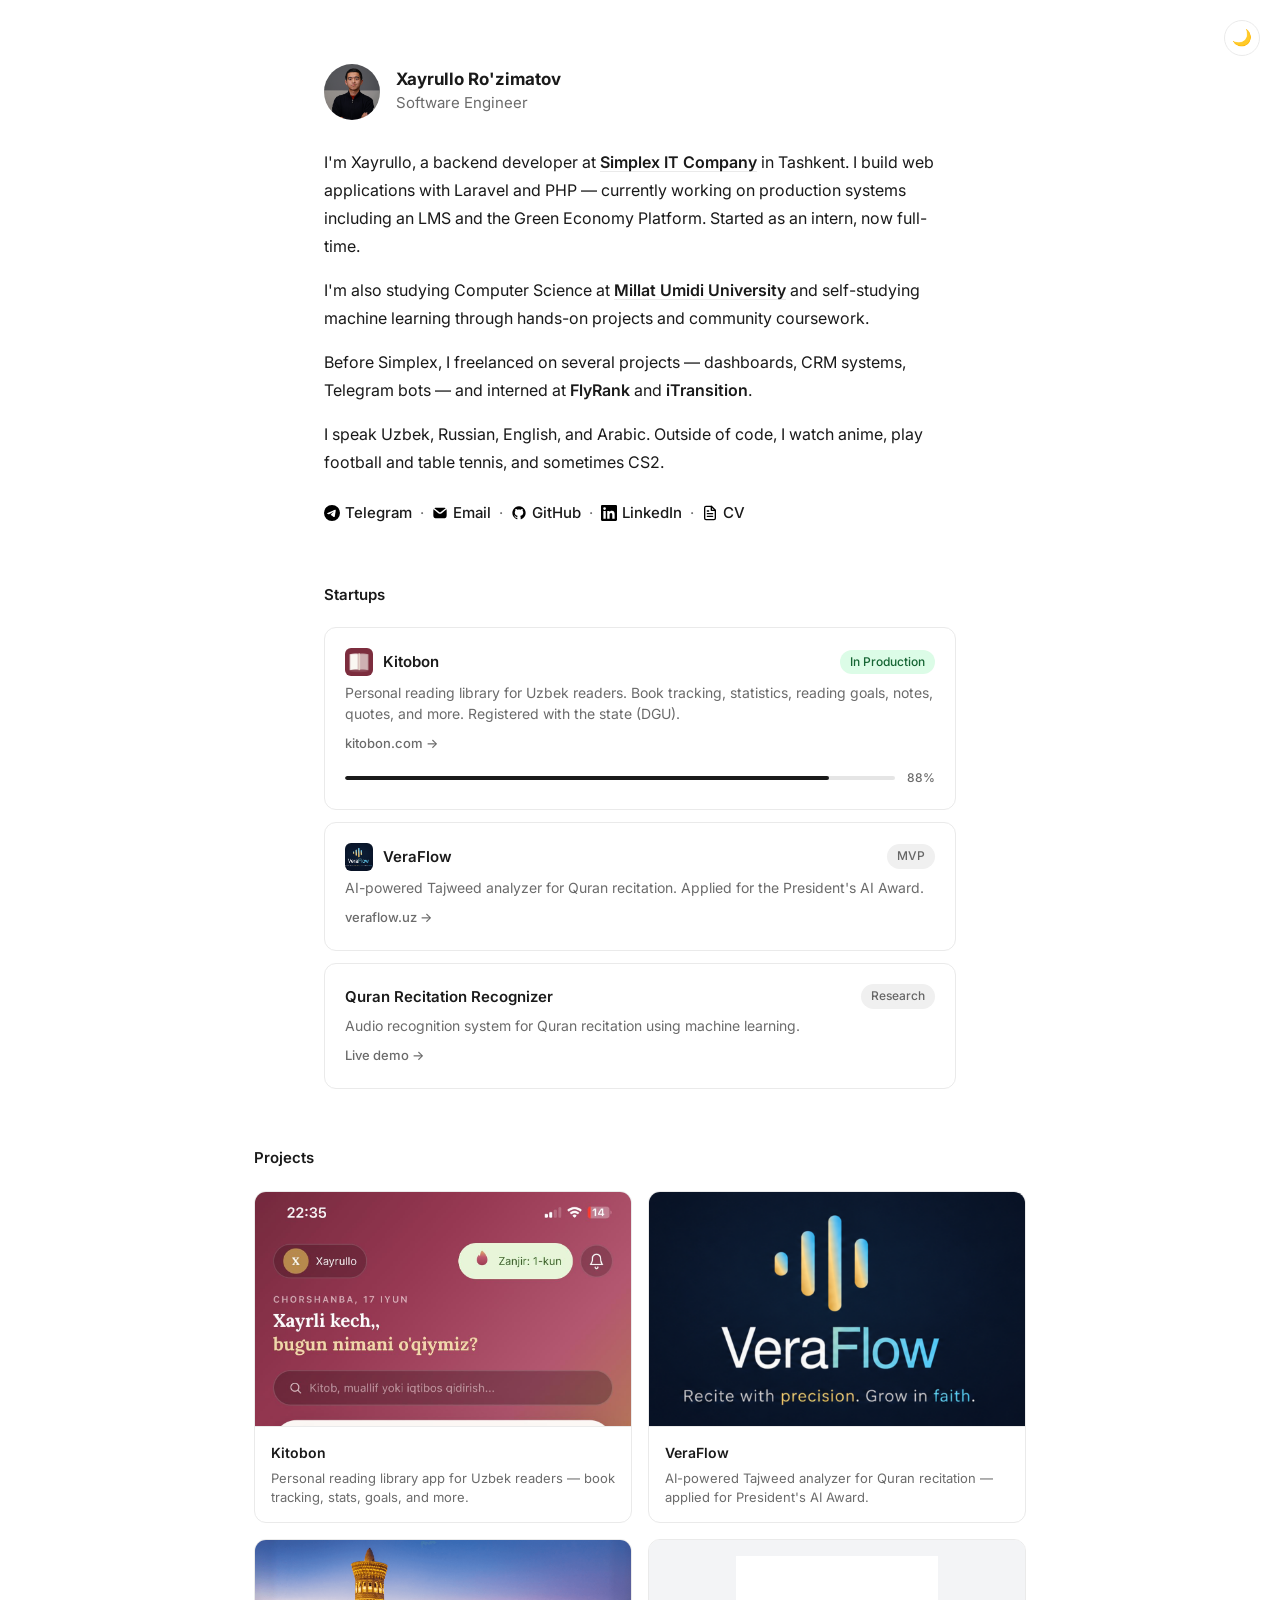
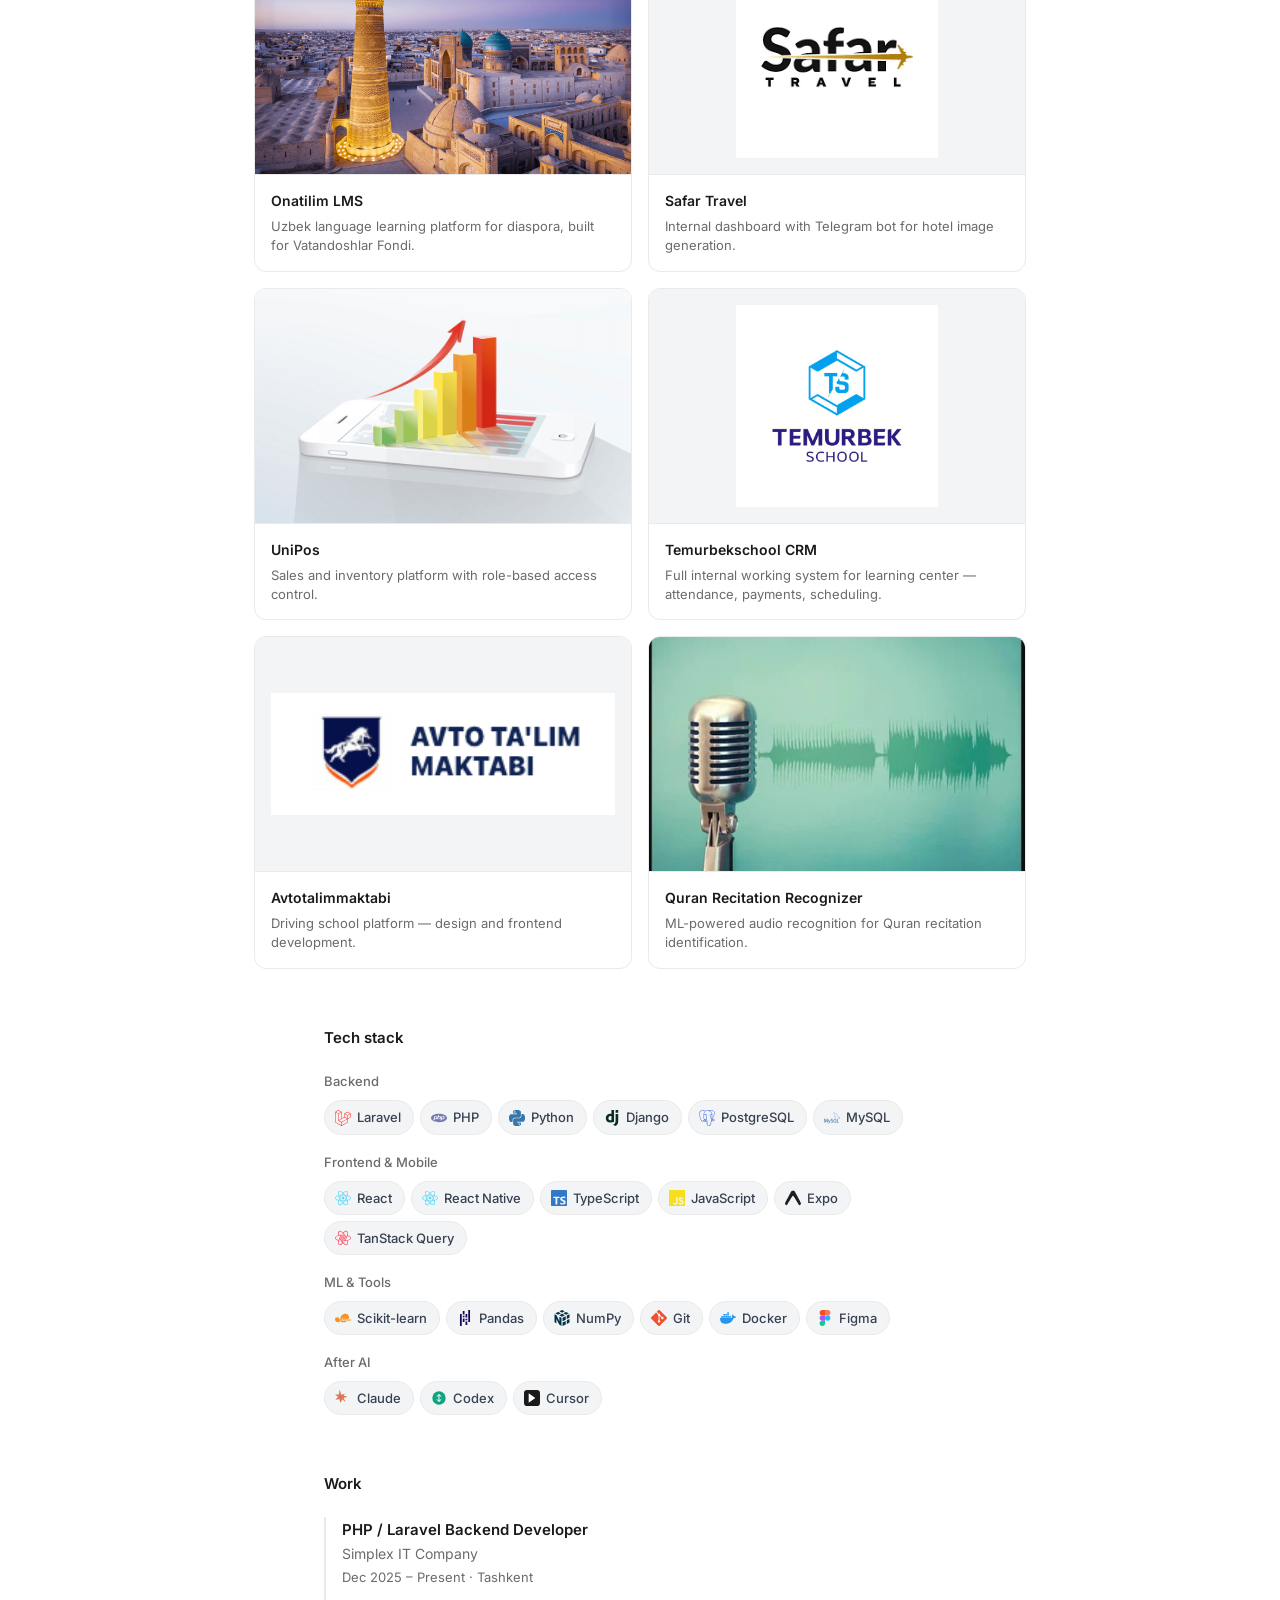
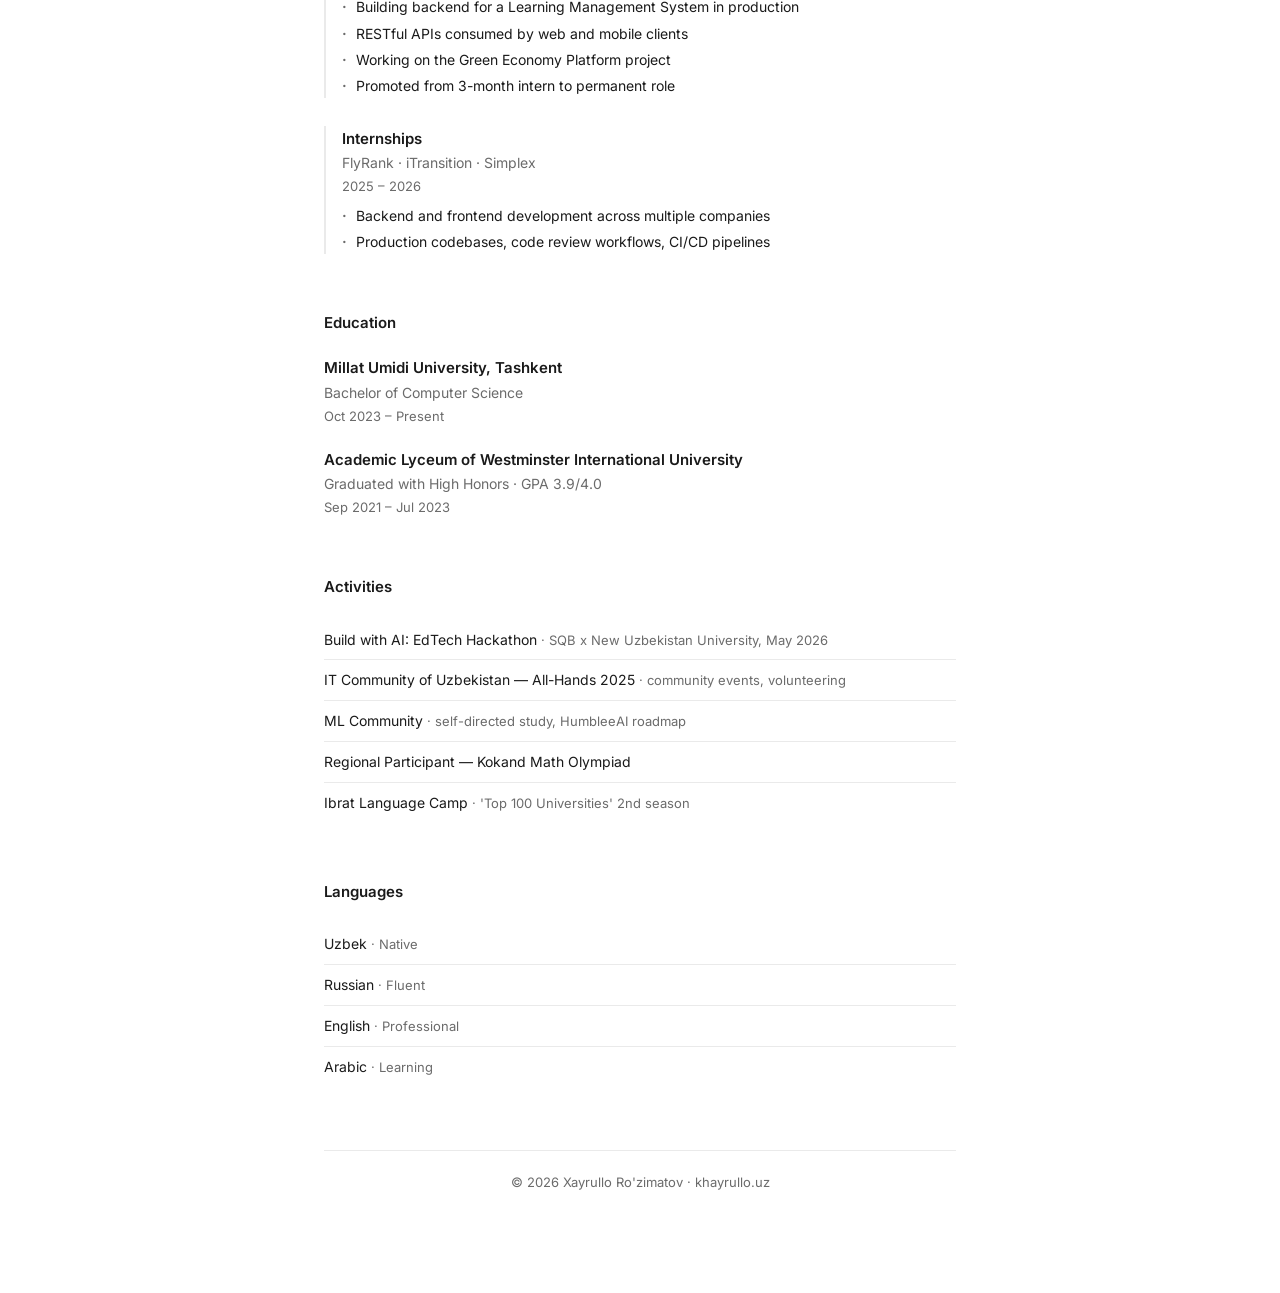
<file: index.html>
<!DOCTYPE html>
<html lang="en">
<head>
  <meta charset="UTF-8">
  <meta name="viewport" content="width=device-width, initial-scale=1.0">
  <title>Xayrullo Ro'zimatov — Software Engineer</title>
  <meta name="description" content="Backend developer and startup founder based in Tashkent, Uzbekistan.">
  <link rel="icon" href="images/favicon-circle.png" type="image/png">
  <link rel="stylesheet" href="css/style.css">
</head>
<body>
<button class="theme-toggle" aria-label="Toggle theme">🌙</button>
<div class="container">

  <!-- Hero -->
  <div class="hero">
    <div class="hero-header">
      <img src="images/faceimage.png" alt="Xayrullo" class="hero-photo">
      <div class="hero-info">
        <h1>Xayrullo Ro'zimatov</h1>
        <div class="subtitle">Software Engineer</div>
      </div>
    </div>

    <div class="bio">
      <p>I'm Xayrullo, a backend developer at <strong><a href="https://simplex.uz" target="_blank" rel="noopener">Simplex IT Company</a></strong> in Tashkent. I build web applications with Laravel and PHP — currently working on production systems including an LMS and the Green Economy Platform. Started as an intern, now full-time.</p>

      <p>I'm also studying Computer Science at <strong><a href="https://millatumidi.uz" target="_blank" rel="noopener">Millat Umidi University</a></strong> and self-studying machine learning through hands-on projects and community coursework.</p>

      <p>Before Simplex, I freelanced on several projects — dashboards, CRM systems, Telegram bots — and interned at <strong>FlyRank</strong> and <strong>iTransition</strong>.</p>

      <p>I speak Uzbek, Russian, English, and Arabic. Outside of code, I watch anime, play football and table tennis, and sometimes CS2.</p>
    </div>

    <div class="links-row">
      <a href="https://t.me/HyperRixy" target="_blank" rel="noopener"><img src="icons/social/telegram.svg" alt="" class="link-icon">Telegram</a>
      <span class="link-sep">·</span>
      <a href="mailto:xayrullo0127@gmail.com"><img src="icons/social/mail.svg" alt="" class="link-icon">Email</a>
      <span class="link-sep">·</span>
      <a href="https://github.com/kruzimatov" target="_blank" rel="noopener"><img src="icons/social/github.svg" alt="" class="link-icon">GitHub</a>
      <span class="link-sep">·</span>
      <a href="https://www.linkedin.com/in/xayrullo-ro-zimatov-a2b4b7243/" target="_blank" rel="noopener"><img src="icons/social/linkedin.svg" alt="" class="link-icon">LinkedIn</a>
      <span class="link-sep">·</span>
      <a href="/Original_cv.pdf" target="_blank" rel="noopener"><img src="icons/social/cv.svg" alt="" class="link-icon">CV</a>
    </div>
  </div>

  <!-- Startups -->
  <div class="section">
    <div class="section-title">Startups</div>

    <div class="startup-card">
      <div class="startup-header">
        <img src="images/kitobon-icon.png" alt="Kitobon" class="startup-icon">
        <span class="startup-name">Kitobon</span>
        <span class="badge badge--live">In Production</span>
      </div>
      <div class="startup-desc">Personal reading library for Uzbek readers. Book tracking, statistics, reading goals, notes, quotes, and more. Registered with the state (DGU).</div>
      <a href="https://kitobon.com" class="startup-link" target="_blank" rel="noopener">kitobon.com →</a>
      <div class="progress-bar">
        <div class="progress-track"><div class="progress-fill" style="width:88%"></div></div>
        <span class="progress-label">88%</span>
      </div>
    </div>

    <a href="https://veraflow.uz" class="startup-card startup-card--link" target="_blank" rel="noopener">
      <div class="startup-header">
        <img src="images/veraflow.png" alt="VeraFlow" class="startup-icon">
        <span class="startup-name">VeraFlow</span>
        <span class="badge">MVP</span>
      </div>
      <div class="startup-desc">AI-powered Tajweed analyzer for Quran recitation. Applied for the President's AI Award.</div>
      <span class="startup-link">veraflow.uz →</span>
    </a>

    <div class="startup-card">
      <div class="startup-header">
        <span class="startup-name">Quran Recitation Recognizer</span>
        <span class="badge">Research</span>
      </div>
      <div class="startup-desc">Audio recognition system for Quran recitation using machine learning.</div>
      <a href="https://quran-recitation-recognizer.streamlit.app/" class="startup-link" target="_blank" rel="noopener">Live demo →</a>
    </div>
  </div>

</div><!-- close container for wide sections -->

<!-- Projects -->
<div class="section projects-wide">
  <div class="section-title">Projects</div>

  <div class="project-grid">
    <a href="https://kitobon.com" class="project-card" target="_blank" rel="noopener">
      <img src="images/kitobon-hero.jpeg" alt="Kitobon" class="project-thumb project-thumb--top">
      <div class="project-body">
        <div class="project-name">Kitobon</div>
        <div class="project-desc">Personal reading library app for Uzbek readers — book tracking, stats, goals, and more.</div>
      </div>
    </a>

    <a href="https://veraflow.uz" class="project-card" target="_blank" rel="noopener">
      <img src="images/veraflow.png" alt="VeraFlow" class="project-thumb">
      <div class="project-body">
        <div class="project-name">VeraFlow</div>
        <div class="project-desc">AI-powered Tajweed analyzer for Quran recitation — applied for President's AI Award.</div>
      </div>
    </a>

    <a href="https://onatilim.vatandoshlarfondi.uz/" class="project-card" target="_blank" rel="noopener">
      <img src="images/onatilim-og.png" alt="Onatilim LMS" class="project-thumb">
      <div class="project-body">
        <div class="project-name">Onatilim LMS</div>
        <div class="project-desc">Uzbek language learning platform for diaspora, built for Vatandoshlar Fondi.</div>
      </div>
    </a>

    <div class="project-card">
      <img src="images/safar-icon.png" alt="Safar Travel" class="project-thumb project-thumb--contain">
      <div class="project-body">
        <div class="project-name">Safar Travel</div>
        <div class="project-desc">Internal dashboard with Telegram bot for hotel image generation.</div>
      </div>
    </div>

    <div class="project-card">
      <img src="images/salesunipos.png" alt="UniPos" class="project-thumb">
      <div class="project-body">
        <div class="project-name">UniPos</div>
        <div class="project-desc">Sales and inventory platform with role-based access control.</div>
      </div>
    </div>

    <a href="https://temurbekschool.vercel.app" class="project-card" target="_blank" rel="noopener">
      <img src="images/temurbek-school-logo.jpg" alt="Temurbekschool" class="project-thumb project-thumb--contain">
      <div class="project-body">
        <div class="project-name">Temurbekschool CRM</div>
        <div class="project-desc">Full internal working system for learning center — attendance, payments, scheduling.</div>
      </div>
    </a>

    <a href="https://avtotalimmaktabi.uz" class="project-card" target="_blank" rel="noopener">
      <img src="images/avtotalim.png" alt="Avtotalimmaktabi" class="project-thumb project-thumb--contain">
      <div class="project-body">
        <div class="project-name">Avtotalimmaktabi</div>
        <div class="project-desc">Driving school platform — design and frontend development.</div>
      </div>
    </a>

    <a href="https://quran-recitation-recognizer.streamlit.app/" class="project-card" target="_blank" rel="noopener">
      <img src="images/quran_recitation_recog.webp" alt="Quran Recitation Recognizer" class="project-thumb">
      <div class="project-body">
        <div class="project-name">Quran Recitation Recognizer</div>
        <div class="project-desc">ML-powered audio recognition for Quran recitation identification.</div>
      </div>
    </a>
  </div>
</div>

<div class="container">

  <!-- Tech Stack -->
  <div class="section">
    <div class="section-title">Tech stack</div>

    <div class="stack-group">
      <div class="stack-label">Backend</div>
      <div class="tags">
        <span class="tag"><img alt="" class="tag-icon" src="icons/stack/laravel.svg">Laravel</span>
        <span class="tag"><img alt="" class="tag-icon" src="icons/stack/php.svg">PHP</span>
        <span class="tag"><img alt="" class="tag-icon" src="icons/stack/python.svg">Python</span>
        <span class="tag"><img alt="" class="tag-icon" src="icons/stack/django.svg">Django</span>
        <span class="tag"><img alt="" class="tag-icon" src="icons/stack/postgresql.svg">PostgreSQL</span>
        <span class="tag"><img alt="" class="tag-icon" src="icons/stack/mysql.svg">MySQL</span>
      </div>
    </div>

    <div class="stack-group">
      <div class="stack-label">Frontend & Mobile</div>
      <div class="tags">
        <span class="tag"><img alt="" class="tag-icon" src="icons/stack/react.svg">React</span>
        <span class="tag"><img alt="" class="tag-icon" src="icons/stack/react.svg">React Native</span>
        <span class="tag"><img alt="" class="tag-icon" src="icons/stack/typescript.svg">TypeScript</span>
        <span class="tag"><img alt="" class="tag-icon" src="icons/stack/javascript.svg">JavaScript</span>
        <span class="tag"><img alt="" class="tag-icon" src="icons/stack/expo.svg">Expo</span>
        <span class="tag"><img alt="" class="tag-icon" src="icons/stack/reactquery.svg">TanStack Query</span>
      </div>
    </div>

    <div class="stack-group">
      <div class="stack-label">ML & Tools</div>
      <div class="tags">
        <span class="tag"><img alt="" class="tag-icon" src="icons/stack/scikitlearn.svg">Scikit-learn</span>
        <span class="tag"><img alt="" class="tag-icon" src="icons/stack/pandas.svg">Pandas</span>
        <span class="tag"><img alt="" class="tag-icon" src="icons/stack/numpy.svg">NumPy</span>
        <span class="tag"><img alt="" class="tag-icon" src="icons/stack/git.svg">Git</span>
        <span class="tag"><img alt="" class="tag-icon" src="icons/stack/docker.svg">Docker</span>
        <span class="tag"><img alt="" class="tag-icon" src="icons/stack/figma.svg">Figma</span>
      </div>
    </div>

    <div class="stack-group">
      <div class="stack-label">After AI</div>
      <div class="tags">
        <span class="tag"><img alt="" class="tag-icon" src="icons/stack/claude.svg">Claude</span>
        <span class="tag"><img alt="" class="tag-icon" src="icons/stack/codex.svg">Codex</span>
        <span class="tag"><img alt="" class="tag-icon" src="icons/stack/cursor.svg">Cursor</span>
      </div>
    </div>
  </div>

  <!-- Work -->
  <div class="section">
    <div class="section-title">Work</div>

    <div class="work-item">
      <div class="work-role">PHP / Laravel Backend Developer</div>
      <div class="work-org">Simplex IT Company</div>
      <div class="work-period">Dec 2025 – Present · Tashkent</div>
      <ul class="work-details">
        <li>Building backend for a Learning Management System in production</li>
        <li>RESTful APIs consumed by web and mobile clients</li>
        <li>Working on the Green Economy Platform project</li>
        <li>Promoted from 3-month intern to permanent role</li>
      </ul>
    </div>

    <div class="work-item">
      <div class="work-role">Internships</div>
      <div class="work-org">FlyRank · iTransition · Simplex</div>
      <div class="work-period">2025 – 2026</div>
      <ul class="work-details">
        <li>Backend and frontend development across multiple companies</li>
        <li>Production codebases, code review workflows, CI/CD pipelines</li>
      </ul>
    </div>
  </div>

  <!-- Education -->
  <div class="section">
    <div class="section-title">Education</div>

    <div class="edu-item">
      <div class="edu-name">Millat Umidi University, Tashkent</div>
      <div class="edu-degree">Bachelor of Computer Science</div>
      <div class="edu-period">Oct 2023 – Present</div>
    </div>

    <div class="edu-item">
      <div class="edu-name">Academic Lyceum of Westminster International University</div>
      <div class="edu-degree">Graduated with High Honors · GPA 3.9/4.0</div>
      <div class="edu-period">Sep 2021 – Jul 2023</div>
    </div>
  </div>

  <!-- Activities -->
  <div class="section">
    <div class="section-title">Activities</div>
    <ul class="compact-list">
      <li>Build with AI: EdTech Hackathon <span class="dim">· SQB x New Uzbekistan University, May 2026</span></li>
      <li>IT Community of Uzbekistan — All-Hands 2025 <span class="dim">· community events, volunteering</span></li>
      <li>ML Community <span class="dim">· self-directed study, HumbleeAI roadmap</span></li>
      <li>Regional Participant — Kokand Math Olympiad</li>
      <li>Ibrat Language Camp <span class="dim">· 'Top 100 Universities' 2nd season</span></li>
    </ul>
  </div>

  <!-- Languages -->
  <div class="section">
    <div class="section-title">Languages</div>
    <ul class="compact-list">
      <li>Uzbek <span class="dim">· Native</span></li>
      <li>Russian <span class="dim">· Fluent</span></li>
      <li>English <span class="dim">· Professional</span></li>
      <li>Arabic <span class="dim">· Learning</span></li>
    </ul>
  </div>

  <div class="footer">
    &copy; 2026 Xayrullo Ro'zimatov · khayrullo.uz
  </div>

</div>

<script src="js/main.js"></script>
</body>
</html>
</file>
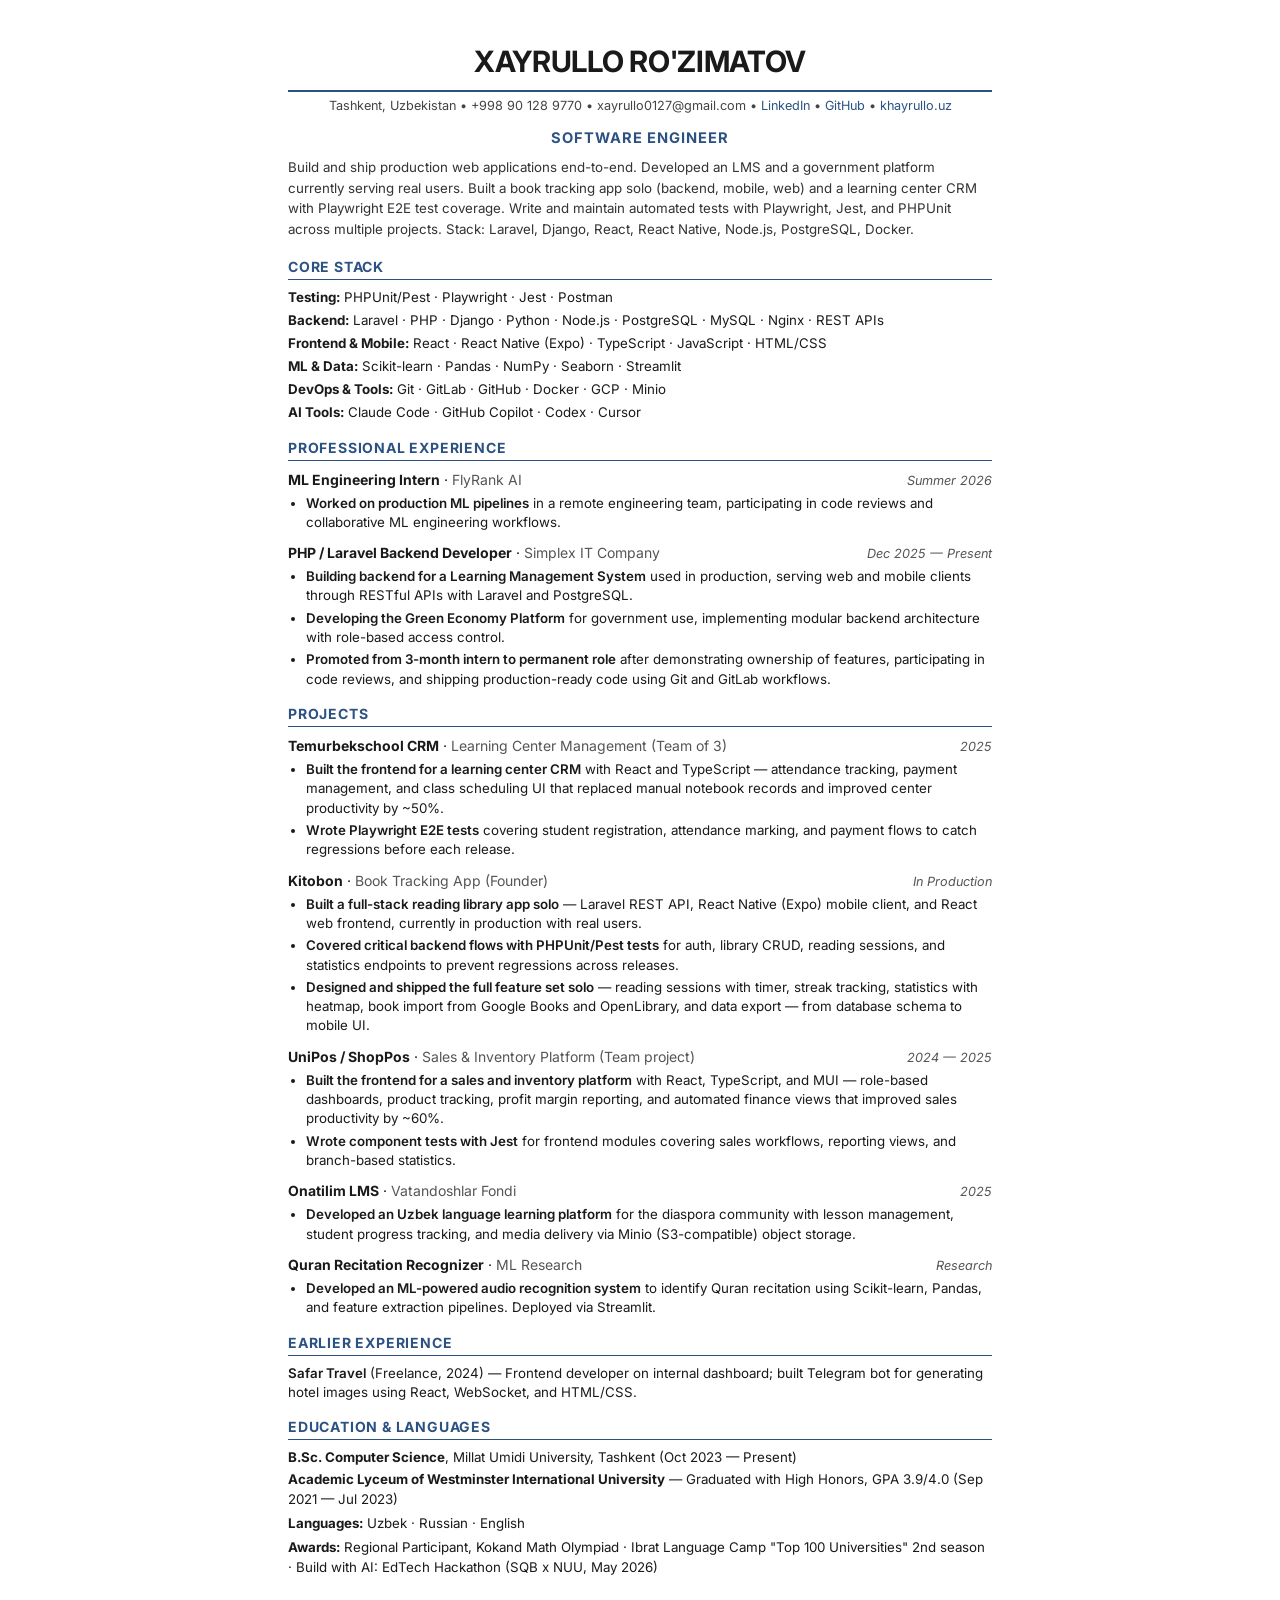
<file: cv.html>
<!DOCTYPE html>
<html lang="en">
<head>
<meta charset="UTF-8">
<meta name="viewport" content="width=device-width, initial-scale=1.0">
<title>Xayrullo Ro'zimatov — Full-Stack Software Engineer</title>
<style>
  @import url('https://fonts.googleapis.com/css2?family=Inter:wght@400;500;600;700&display=swap');

  * { margin: 0; padding: 0; box-sizing: border-box; }

  body {
    font-family: 'Inter', -apple-system, sans-serif;
    color: #1a1a1a;
    line-height: 1.5;
    font-size: 10.5pt;
    background: #fff;
  }

  .page {
    max-width: 800px;
    margin: 0 auto;
    padding: 40px 48px;
  }

  /* Header */
  @page {
    margin: 0.4in 0.4in;
  }

  .name {
    font-size: 22pt;
    font-weight: 700;
    text-align: center;
    letter-spacing: -0.3px;
    color: #1a1a1a;
    border-bottom: 2.5px solid #2c5282;
    padding-bottom: 6px;
    margin-bottom: 4px;
  }

  .contact-line {
    text-align: center;
    font-size: 9.5pt;
    color: #444;
    margin-bottom: 12px;
  }

  .contact-line a {
    color: #2c5282;
    text-decoration: none;
  }

  /* Title & Summary */
  .title-line {
    text-align: center;
    font-size: 11pt;
    font-weight: 700;
    color: #2c5282;
    text-transform: uppercase;
    letter-spacing: 1px;
    margin-bottom: 8px;
  }

  .summary {
    font-size: 10pt;
    color: #333;
    line-height: 1.55;
    margin-bottom: 16px;
  }

  /* Section headers */
  .section-head {
    font-size: 10.5pt;
    font-weight: 700;
    color: #2c5282;
    text-transform: uppercase;
    letter-spacing: 0.8px;
    border-bottom: 1.5px solid #2c5282;
    padding-bottom: 2px;
    margin-top: 14px;
    margin-bottom: 8px;
  }

  /* Core stack */
  .stack-row {
    margin-bottom: 3px;
    font-size: 10pt;
  }

  .stack-label {
    font-weight: 700;
    color: #1a1a1a;
  }

  /* Experience */
  .job-header {
    display: flex;
    justify-content: space-between;
    align-items: baseline;
    margin-bottom: 2px;
  }

  .job-title {
    font-weight: 700;
    font-size: 10.5pt;
  }

  .job-company {
    color: #555;
  }

  .job-date {
    font-size: 9.5pt;
    color: #555;
    font-style: italic;
    white-space: nowrap;
  }

  .achievements {
    list-style: disc;
    padding-left: 18px;
    margin-top: 4px;
    margin-bottom: 10px;
  }

  .achievements li {
    margin-bottom: 3px;
    font-size: 10pt;
    line-height: 1.45;
  }

  .achievements li strong {
    font-weight: 600;
  }

  /* Earlier experience */
  .earlier {
    font-size: 10pt;
    margin-bottom: 4px;
    line-height: 1.45;
  }

  .earlier strong {
    font-weight: 600;
  }

  /* Education */
  .edu-line {
    font-size: 10pt;
    margin-bottom: 2px;
  }

  /* Print */
  @media print {
    body { font-size: 10pt; }
    .page { padding: 24px 36px; max-width: 100%; }
    a { color: #2c5282 !important; }
  }
</style>
</head>
<body>
<div class="page">

  <div class="name">XAYRULLO RO'ZIMATOV</div>
  <div class="contact-line">
    Tashkent, Uzbekistan &bull; +998 90 128 9770 &bull; xayrullo0127@gmail.com &bull;
    <a href="https://www.linkedin.com/in/xayrullo-ro-zimatov-a2b4b7243/">LinkedIn</a> &bull;
    <a href="https://github.com/kruzimatov">GitHub</a> &bull;
    <a href="https://khayrullo.uz">khayrullo.uz</a>
  </div>

  <div class="title-line">Software Engineer</div>

  <div class="summary">
    Build and ship production web applications end-to-end. Developed an LMS and a government platform currently serving real users. Built a book tracking app solo (backend, mobile, web) and a learning center CRM with Playwright E2E test coverage. Write and maintain automated tests with Playwright, Jest, and PHPUnit across multiple projects. Stack: Laravel, Django, React, React Native, Node.js, PostgreSQL, Docker.
  </div>

  <div class="section-head">Core Stack</div>
  <div class="stack-row"><span class="stack-label">Testing:</span> PHPUnit/Pest &middot; Playwright &middot; Jest &middot; Postman</div>
  <div class="stack-row"><span class="stack-label">Backend:</span> Laravel &middot; PHP &middot; Django &middot; Python &middot; Node.js &middot; PostgreSQL &middot; MySQL &middot; Nginx &middot; REST APIs</div>
  <div class="stack-row"><span class="stack-label">Frontend & Mobile:</span> React &middot; React Native (Expo) &middot; TypeScript &middot; JavaScript &middot; HTML/CSS</div>
  <div class="stack-row"><span class="stack-label">ML & Data:</span> Scikit-learn &middot; Pandas &middot; NumPy &middot; Seaborn &middot; Streamlit</div>
  <div class="stack-row"><span class="stack-label">DevOps & Tools:</span> Git &middot; GitLab &middot; GitHub &middot; Docker &middot; GCP &middot; Minio</div>
  <div class="stack-row"><span class="stack-label">AI Tools:</span> Claude Code &middot; GitHub Copilot &middot; Codex &middot; Cursor</div>

  <div class="section-head">Professional Experience</div>

  <div class="job-header">
    <div><span class="job-title">ML Engineering Intern</span> &middot; <span class="job-company">FlyRank AI</span></div>
    <div class="job-date">Summer 2026</div>
  </div>
  <ul class="achievements">
    <li><strong>Worked on production ML pipelines</strong> in a remote engineering team, participating in code reviews and collaborative ML engineering workflows.</li>
  </ul>

  <div class="job-header">
    <div><span class="job-title">PHP / Laravel Backend Developer</span> &middot; <span class="job-company">Simplex IT Company</span></div>
    <div class="job-date">Dec 2025 &mdash; Present</div>
  </div>
  <ul class="achievements">
    <li><strong>Building backend for a Learning Management System</strong> used in production, serving web and mobile clients through RESTful APIs with Laravel and PostgreSQL.</li>
    <li><strong>Developing the Green Economy Platform</strong> for government use, implementing modular backend architecture with role-based access control.</li>
    <li><strong>Promoted from 3-month intern to permanent role</strong> after demonstrating ownership of features, participating in code reviews, and shipping production-ready code using Git and GitLab workflows.</li>
  </ul>

  <div class="section-head">Projects</div>

  <div class="job-header">
    <div><span class="job-title">Temurbekschool CRM</span> &middot; <span class="job-company">Learning Center Management (Team of 3)</span></div>
    <div class="job-date">2025</div>
  </div>
  <ul class="achievements">
    <li><strong>Built the frontend for a learning center CRM</strong> with React and TypeScript — attendance tracking, payment management, and class scheduling UI that replaced manual notebook records and improved center productivity by ~50%.</li>
    <li><strong>Wrote Playwright E2E tests</strong> covering student registration, attendance marking, and payment flows to catch regressions before each release.</li>
  </ul>

  <div class="job-header">
    <div><span class="job-title">Kitobon</span> &middot; <span class="job-company">Book Tracking App (Founder)</span></div>
    <div class="job-date">In Production</div>
  </div>
  <ul class="achievements">
    <li><strong>Built a full-stack reading library app solo</strong> — Laravel REST API, React Native (Expo) mobile client, and React web frontend, currently in production with real users.</li>
    <li><strong>Covered critical backend flows with PHPUnit/Pest tests</strong> for auth, library CRUD, reading sessions, and statistics endpoints to prevent regressions across releases.</li>
    <li><strong>Designed and shipped the full feature set solo</strong> — reading sessions with timer, streak tracking, statistics with heatmap, book import from Google Books and OpenLibrary, and data export — from database schema to mobile UI.</li>
  </ul>

  <div class="job-header">
    <div><span class="job-title">UniPos / ShopPos</span> &middot; <span class="job-company">Sales & Inventory Platform (Team project)</span></div>
    <div class="job-date">2024 &mdash; 2025</div>
  </div>
  <ul class="achievements">
    <li><strong>Built the frontend for a sales and inventory platform</strong> with React, TypeScript, and MUI — role-based dashboards, product tracking, profit margin reporting, and automated finance views that improved sales productivity by ~60%.</li>
    <li><strong>Wrote component tests with Jest</strong> for frontend modules covering sales workflows, reporting views, and branch-based statistics.</li>
  </ul>

  <div class="job-header">
    <div><span class="job-title">Onatilim LMS</span> &middot; <span class="job-company">Vatandoshlar Fondi</span></div>
    <div class="job-date">2025</div>
  </div>
  <ul class="achievements">
    <li><strong>Developed an Uzbek language learning platform</strong> for the diaspora community with lesson management, student progress tracking, and media delivery via Minio (S3-compatible) object storage.</li>
  </ul>

  <div class="job-header">
    <div><span class="job-title">Quran Recitation Recognizer</span> &middot; <span class="job-company">ML Research</span></div>
    <div class="job-date">Research</div>
  </div>
  <ul class="achievements">
    <li><strong>Developed an ML-powered audio recognition system</strong> to identify Quran recitation using Scikit-learn, Pandas, and feature extraction pipelines. Deployed via Streamlit.</li>
  </ul>

  <div class="section-head">Earlier Experience</div>
  <div class="earlier"><strong>Safar Travel</strong> (Freelance, 2024) &mdash; Frontend developer on internal dashboard; built Telegram bot for generating hotel images using React, WebSocket, and HTML/CSS.</div>

  <div class="section-head">Education & Languages</div>
  <div class="edu-line"><strong>B.Sc. Computer Science</strong>, Millat Umidi University, Tashkent (Oct 2023 &mdash; Present)</div>
  <div class="edu-line"><strong>Academic Lyceum of Westminster International University</strong> &mdash; Graduated with High Honors, GPA 3.9/4.0 (Sep 2021 &mdash; Jul 2023)</div>
  <div class="edu-line" style="margin-top: 4px;"><strong>Languages:</strong> Uzbek &middot; Russian &middot; English</div>
  <div class="edu-line" style="margin-top: 4px;"><strong>Awards:</strong> Regional Participant, Kokand Math Olympiad &middot; Ibrat Language Camp "Top 100 Universities" 2nd season &middot; Build with AI: EdTech Hackathon (SQB x NUU, May 2026)</div>

</div>
</body>
</html>
</file>
<file: css/style.css>
@import url('https://fonts.googleapis.com/css2?family=Inter:wght@400;500;600;700&display=swap');

/* ── Tokens ── */
:root {
  --bg: #ffffff;
  --text: #1a1a1a;
  --muted: #6b6b6b;
  --border: #eaeaea;
  --card-bg: #ffffff;
  --card-border: #eaeaea;
  --card-hover: #f8f8f8;
  --tag-bg: #f3f4f6;
  --tag-text: #374151;
  --accent: #000;
  --badge-bg: #f0f0f0;
  --badge-text: #666;
  --badge-live-bg: #dcfce7;
  --badge-live-text: #166534;
  --section-rule: #eaeaea;
  --progress-bg: #e5e5e5;
  --progress-fill: #1a1a1a;
  --link: #1a1a1a;
  --link-hover: #555;
  --toggle-bg: var(--tag-bg);
}

:root[data-theme="dark"] {
  --bg: #0a0a0a;
  --text: #ededed;
  --muted: #888;
  --border: #222;
  --card-bg: #111;
  --card-border: #222;
  --card-hover: #181818;
  --tag-bg: #1a1a1a;
  --tag-text: #aaa;
  --accent: #fff;
  --badge-bg: #222;
  --badge-text: #999;
  --badge-live-bg: #052e16;
  --badge-live-text: #4ade80;
  --section-rule: #222;
  --progress-bg: #333;
  --progress-fill: #ededed;
  --link: #ededed;
  --link-hover: #aaa;
  --toggle-bg: #222;
}

/* ── Reset ── */
*, *::before, *::after { margin: 0; padding: 0; box-sizing: border-box; }

body {
  font-family: 'Inter', -apple-system, BlinkMacSystemFont, 'Segoe UI', sans-serif;
  background: var(--bg);
  color: var(--text);
  line-height: 1.7;
  -webkit-font-smoothing: antialiased;
  -moz-osx-font-smoothing: grayscale;
}

a { color: var(--link); text-decoration: none; }
a:hover { color: var(--link-hover); }

img { max-width: 100%; display: block; }

/* ── Layout ── */
.container {
  max-width: 680px;
  margin: 0 auto;
  padding: 0 24px;
}
.container:first-of-type { padding-top: 64px; }
.container:last-of-type { padding-bottom: 100px; }

/* ── Theme Toggle ── */
.theme-toggle {
  position: fixed;
  top: 20px;
  right: 20px;
  z-index: 100;
  width: 36px;
  height: 36px;
  border-radius: 50%;
  border: 1px solid var(--border);
  background: var(--card-bg);
  cursor: pointer;
  display: flex;
  align-items: center;
  justify-content: center;
  font-size: 16px;
  transition: background 0.15s;
  line-height: 1;
}
.theme-toggle:hover { background: var(--card-hover); }

/* ── Hero ── */
.hero {
  margin-bottom: 56px;
}

.hero-header {
  display: flex;
  align-items: center;
  gap: 16px;
  margin-bottom: 28px;
}

.hero-photo {
  width: 56px;
  height: 56px;
  border-radius: 50%;
  object-fit: cover;
  flex-shrink: 0;
}

.hero-info h1 {
  font-size: 17px;
  font-weight: 700;
  line-height: 1.3;
}

.hero-info .subtitle {
  font-size: 15px;
  color: var(--muted);
  font-weight: 400;
}

.bio {
  font-size: 16px;
  line-height: 1.75;
}

.bio p { margin-bottom: 16px; }

.bio strong {
  font-weight: 600;
}

.bio a {
  font-weight: 600;
  text-decoration: underline;
  text-underline-offset: 3px;
  text-decoration-color: var(--border);
}
.bio a:hover {
  text-decoration-color: var(--text);
}

.links-row {
  margin-top: 24px;
  font-size: 15px;
  display: flex;
  align-items: center;
  flex-wrap: wrap;
  gap: 4px 8px;
}

.links-row a {
  font-weight: 500;
  display: inline-flex;
  align-items: center;
  gap: 5px;
}

.links-row .link-icon {
  width: 16px;
  height: 16px;
  display: inline-block;
}

.link-sep {
  color: var(--muted);
}

/* ── Section ── */
.section {
  margin-bottom: 56px;
}

.section-title {
  font-size: 15px;
  font-weight: 600;
  margin-bottom: 20px;
  color: var(--text);
}

/* ── Startup Cards ── */
.startup-card {
  border: 1px solid var(--card-border);
  border-radius: 12px;
  padding: 20px;
  margin-bottom: 12px;
  background: var(--card-bg);
  transition: background 0.15s;
  display: block;
  color: inherit;
}
.startup-card:hover {
  background: var(--card-hover);
}

a.startup-card { text-decoration: none; }
a.startup-card:hover { color: inherit; }

.startup-header {
  display: flex;
  align-items: center;
  gap: 10px;
  margin-bottom: 6px;
}

.startup-icon {
  width: 28px;
  height: 28px;
  border-radius: 6px;
  object-fit: cover;
}

.startup-name {
  font-size: 15px;
  font-weight: 600;
}

.badge {
  font-size: 12px;
  font-weight: 500;
  padding: 2px 10px;
  border-radius: 100px;
  background: var(--badge-bg);
  color: var(--badge-text);
  margin-left: auto;
}

.badge--live {
  background: var(--badge-live-bg);
  color: var(--badge-live-text);
}

.startup-desc {
  font-size: 14px;
  color: var(--muted);
  margin-top: 4px;
  line-height: 1.5;
}

.startup-link {
  display: inline-block;
  margin-top: 8px;
  font-size: 13px;
  font-weight: 500;
  color: var(--muted);
}
.startup-link:hover { color: var(--text); }

.progress-bar {
  margin-top: 12px;
  display: flex;
  align-items: center;
  gap: 10px;
}
.progress-track {
  flex: 1;
  height: 4px;
  background: var(--progress-bg);
  border-radius: 2px;
  overflow: hidden;
}
.progress-fill {
  height: 100%;
  background: var(--progress-fill);
  border-radius: 2px;
}
.progress-label {
  font-size: 12px;
  color: var(--muted);
  font-weight: 500;
  min-width: 30px;
  text-align: right;
}

/* ── Project Grid ── */
.projects-wide {
  max-width: 820px;
  margin-left: auto;
  margin-right: auto;
  padding-left: 24px;
  padding-right: 24px;
}

.project-grid {
  display: grid;
  grid-template-columns: repeat(2, 1fr);
  gap: 16px;
}

@media (max-width: 680px) {
  .project-grid {
    grid-template-columns: 1fr;
  }
  .projects-wide {
    max-width: 680px;
  }
}

.project-card {
  border: 1px solid var(--card-border);
  border-radius: 12px;
  overflow: hidden;
  background: var(--card-bg);
  transition: background 0.15s, transform 0.15s;
  text-decoration: none;
  color: inherit;
  display: block;
}
.project-card:hover {
  background: var(--card-hover);
  transform: translateY(-2px);
  color: inherit;
}

.project-thumb {
  width: 100%;
  aspect-ratio: 16 / 10;
  object-fit: cover;
  border-bottom: 1px solid var(--card-border);
}

.project-thumb--contain {
  object-fit: contain;
  background: var(--tag-bg);
  padding: 16px;
}

.project-thumb--top {
  object-position: top;
}

.project-thumb--placeholder {
  display: flex;
  align-items: center;
  justify-content: center;
  font-size: 32px;
  font-weight: 700;
  color: var(--muted);
  background: var(--tag-bg);
  aspect-ratio: 16 / 10;
  border-bottom: 1px solid var(--card-border);
}

.project-body {
  padding: 14px 16px 16px;
}

.project-name {
  font-size: 14px;
  font-weight: 600;
  margin-bottom: 4px;
}

.project-desc {
  font-size: 13px;
  color: var(--muted);
  line-height: 1.45;
}

/* ── Tech Stack ── */
.stack-group {
  margin-bottom: 16px;
}

.stack-label {
  font-size: 13px;
  color: var(--muted);
  margin-bottom: 8px;
  font-weight: 500;
}

.tags {
  display: flex;
  flex-wrap: wrap;
  gap: 6px;
}

.tag {
  font-size: 13px;
  padding: 5px 12px 5px 10px;
  border-radius: 100px;
  background: var(--tag-bg);
  color: var(--tag-text);
  font-weight: 500;
  border: 1px solid var(--card-border);
  transition: background 0.1s;
  display: inline-flex;
  align-items: center;
  gap: 6px;
}
.tag:hover {
  background: var(--card-hover);
}

.tag-icon {
  width: 16px;
  height: 16px;
  flex-shrink: 0;
  object-fit: contain;
}

/* ── Education ── */
.edu-item {
  margin-bottom: 20px;
}
.edu-name {
  font-size: 15px;
  font-weight: 600;
}
.edu-degree {
  font-size: 14px;
  color: var(--muted);
}
.edu-period {
  font-size: 13px;
  color: var(--muted);
}

/* ── Work ── */
.work-item {
  padding-left: 16px;
  border-left: 2px solid var(--border);
  margin-bottom: 28px;
}
.work-role {
  font-size: 15px;
  font-weight: 600;
}
.work-org {
  font-size: 14px;
  color: var(--muted);
}
.work-period {
  font-size: 13px;
  color: var(--muted);
  margin-bottom: 8px;
}
.work-details {
  list-style: none;
  font-size: 14px;
  line-height: 1.6;
}
.work-details li {
  position: relative;
  padding-left: 14px;
  margin-bottom: 4px;
}
.work-details li::before {
  content: "·";
  position: absolute;
  left: 0;
  font-weight: 700;
  color: var(--muted);
}

/* ── Compact List ── */
.compact-list {
  list-style: none;
}
.compact-list li {
  padding: 8px 0;
  border-bottom: 1px solid var(--border);
  font-size: 14px;
}
.compact-list li:last-child { border-bottom: none; }
.compact-list .dim { color: var(--muted); font-size: 13px; }

/* ── Footer ── */
.footer {
  margin-top: 64px;
  padding-top: 20px;
  border-top: 1px solid var(--border);
  font-size: 13px;
  color: var(--muted);
  text-align: center;
}
</file>
